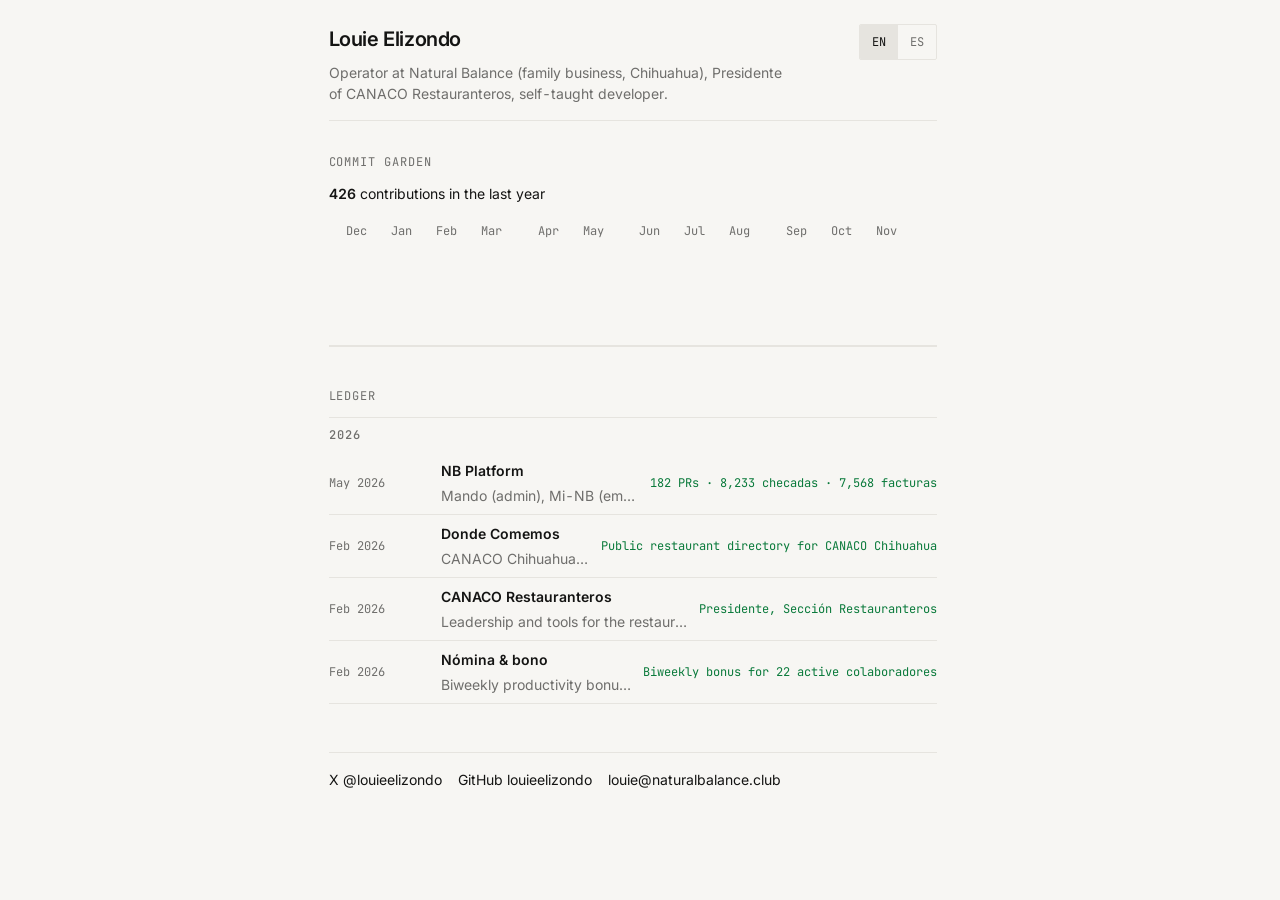
<file: index.html>
<!DOCTYPE html>
<html lang="en" class="no-js">
<head>
  <meta charset="UTF-8" />
  <meta name="viewport" content="width=device-width, initial-scale=1.0" />
  <title>Louie Elizondo — Operator &amp; Developer</title>
  <meta name="description" content="Louie Elizondo — operator at Natural Balance, CANACO Restauranteros, and self-taught developer in Chihuahua, México." />
  <link rel="canonical" href="https://louieelizondo.com/" />
  <meta name="theme-color" content="#F7F6F3" media="(prefers-color-scheme: light)" />
  <meta name="theme-color" content="#0B0B0C" media="(prefers-color-scheme: dark)" />
  <meta property="og:type" content="website" />
  <meta property="og:url" content="https://louieelizondo.com/" />
  <meta property="og:title" content="Louie Elizondo" />
  <meta property="og:description" content="Operator at Natural Balance, Presidente of CANACO Restauranteros, self-taught developer." />
  <meta property="og:image" content="https://louieelizondo.com/louie.jpeg" />
  <meta name="twitter:card" content="summary_large_image" />
  <meta name="twitter:site" content="@louieelizondo" />
  <meta name="twitter:title" content="Louie Elizondo" />
  <meta name="twitter:description" content="Operator at Natural Balance, CANACO Restauranteros, builder in Chihuahua." />
  <meta name="twitter:image" content="https://louieelizondo.com/louie.jpeg" />
  <link rel="icon" href="/favicon.svg" type="image/svg+xml" />
  <link rel="preconnect" href="https://fonts.googleapis.com" />
  <link rel="preconnect" href="https://fonts.gstatic.com" crossorigin />
  <link href="https://fonts.googleapis.com/css2?family=Inter:opsz,wght@14..32,400;14..32,600&family=JetBrains+Mono:wght@400;500&display=swap" rel="stylesheet" />
  <link rel="stylesheet" href="assets/css/site.css" />
  <script>document.documentElement.classList.remove("no-js");</script>
  <script type="application/ld+json">
  {
    "@context": "https://schema.org",
    "@type": "Person",
    "name": "Louie Elizondo",
    "url": "https://louieelizondo.com/",
    "email": "mailto:louie@naturalbalance.club",
    "jobTitle": "Operator",
    "worksFor": { "@type": "Organization", "name": "Natural Balance" },
    "sameAs": [
      "https://github.com/louieelizondo",
      "https://x.com/louieelizondo"
    ]
  }
  </script>
</head>
<body>
  <a class="skip-link" href="#ledger" data-en="Skip to ledger" data-es="Saltar al registro">Skip to ledger</a>

  <div class="site-wrap">
    <header class="site-header">
      <div>
        <h1 class="site-name">Louie Elizondo</h1>
        <p class="site-tagline" data-en="Operator at Natural Balance (family business, Chihuahua), Presidente of CANACO Restauranteros, self-taught developer." data-es="Operador en Natural Balance (negocio familiar, Chihuahua), Presidente de CANACO Restauranteros, desarrollador autodidacta.">Operator at Natural Balance (family business, Chihuahua), Presidente of CANACO Restauranteros, self-taught developer.</p>
      </div>
      <div class="lang-toggle" role="group" aria-label="Language">
        <button type="button" data-lang="en" aria-pressed="true">EN</button>
        <button type="button" data-lang="es" aria-pressed="false">ES</button>
      </div>
    </header>

    <section class="garden-section" aria-labelledby="garden-heading">
      <p class="section-label" id="garden-heading" data-en="Commit garden" data-es="Jardín de commits">Commit garden</p>
      <p class="garden-static-summary" id="garden-static-summary">Contributions summary loads with JavaScript.</p>
      <div class="garden-meta">
        <p class="garden-total" id="garden-total" aria-live="polite"></p>
      </div>
      <div class="garden-mount" id="commit-garden" aria-busy="true"></div>
      <div class="garden-chip" id="garden-chip">
        <span id="garden-chip-label"></span>
        <button type="button" id="garden-chip-clear" data-en="Clear" data-es="Limpiar">Clear</button>
      </div>
      <div class="garden-day-card" id="garden-day-card" aria-live="polite"></div>
    </section>

    <main id="ledger">
      <p class="section-label" data-en="Ledger" data-es="Registro">Ledger</p>

      <section class="ledger-year" aria-labelledby="year-2026">
        <h2 id="year-2026">2026</h2>

        <article class="ledger-entry" data-project="nb-platform">
          <button type="button" class="ledger-entry__header">
            <span class="ledger-entry__date" data-en="May 2026" data-es="may 2026">May 2026</span>
            <div class="ledger-entry__main">
              <p class="ledger-entry__title" data-en="NB Platform" data-es="Plataforma NB">NB Platform</p>
              <p class="ledger-entry__line" data-en="Mando (admin), Mi-NB (employee app), Checador (kiosk)." data-es="Mando (admin), Mi-NB (app de empleados), Checador (kiosco).">Mando (admin), Mi-NB (employee app), Checador (kiosk).</p>
            </div>
            <span class="ledger-entry__impact" data-en="182 PRs · 8,233 checadas · 7,568 facturas" data-es="182 PRs · 8,233 checadas · 7,568 facturas">182 PRs · 8,233 checadas · 7,568 facturas</span>
          </button>
          <div class="ledger-entry__panel" id="panel-nb-platform">
            <div class="ledger-entry__panel-inner">
              <div class="ledger-entry__detail">
                <img class="ledger-shot" src="assets/ledger/nb-platform.svg" width="640" height="400" alt="NB Platform — Mando, Mi-NB, and Checador" loading="lazy" decoding="async" />
                <p class="ledger-detail-text" data-en="Internal tools that run Natural Balance day to day: admin, staff, and time clock." data-es="Herramientas internas para operar Natural Balance: administración, personal y checador.">Internal tools that run Natural Balance day to day: admin, staff, and time clock.</p>
                <p class="ledger-detail-text" data-en="Shipped as static apps backed by spreadsheets and scripts where it counts." data-es="Entregadas como apps estáticas con respaldo en hojas de cálculo y scripts donde importa.">Shipped as static apps backed by spreadsheets and scripts where it counts.</p>
                <p class="ledger-links">
                  <a href="https://naturalbalance.club" target="_blank" rel="noopener noreferrer">naturalbalance.club</a>
                </p>
                <ul class="ledger-lines">
                  <li class="ledger-line" data-date="2026-05">
                    <span class="ledger-line__date" data-en="May 2026" data-es="may 2026">May 2026</span>
                    <span data-en="Mando — admin console." data-es="Mando — consola de administración.">Mando — admin console.</span>
                  </li>
                  <li class="ledger-line" data-date="2026-05">
                    <span class="ledger-line__date" data-en="May 2026" data-es="may 2026">May 2026</span>
                    <span data-en="Mi-NB — employee-facing app." data-es="Mi-NB — app para empleados.">Mi-NB — employee-facing app.</span>
                  </li>
                  <li class="ledger-line" data-date="2026-05">
                    <span class="ledger-line__date" data-en="May 2026" data-es="may 2026">May 2026</span>
                    <span data-en="Checador — kiosk clock-in." data-es="Checador — kiosco de entrada.">Checador — kiosk clock-in.</span>
                  </li>
                </ul>
              </div>
            </div>
          </div>
        </article>

        <article class="ledger-entry" data-project="donde-comemos">
          <button type="button" class="ledger-entry__header">
            <span class="ledger-entry__date" data-en="Feb 2026" data-es="feb 2026">Feb 2026</span>
            <div class="ledger-entry__main">
              <p class="ledger-entry__title" data-en="Donde Comemos" data-es="Donde Comemos">Donde Comemos</p>
              <p class="ledger-entry__line" data-en="CANACO Chihuahua restaurant directory." data-es="Directorio de restaurantes CANACO Chihuahua.">CANACO Chihuahua restaurant directory.</p>
            </div>
            <span class="ledger-entry__impact" data-en="Public restaurant directory for CANACO Chihuahua" data-es="Directorio público de restaurantes de CANACO Chihuahua">Public restaurant directory for CANACO Chihuahua</span>
          </button>
          <div class="ledger-entry__panel" id="panel-donde-comemos">
            <div class="ledger-entry__panel-inner">
              <div class="ledger-entry__detail">
                <img class="ledger-shot" src="assets/ledger/donde-comemos.svg" width="640" height="400" alt="Donde Comemos restaurant directory" loading="lazy" decoding="async" />
                <p class="ledger-detail-text" data-en="A simple guide so locals can discover where to eat in the city." data-es="Una guía sencilla para que la gente descubra dónde comer en la ciudad.">A simple guide so locals can discover where to eat in the city.</p>
                <p class="ledger-detail-text" data-en="Built with the Restauranteros committee." data-es="Construido con el comité de Restauranteros.">Built with the Restauranteros committee.</p>
                <p class="ledger-links">
                  <a href="https://canacorestauranteroscuu.github.io/Restaurantes/dondecomemos.html" target="_blank" rel="noopener noreferrer">dondecomemos</a>
                </p>
                <ul class="ledger-lines">
                  <li class="ledger-line" data-date="2026-02">
                    <span class="ledger-line__date" data-en="Feb 2026" data-es="feb 2026">Feb 2026</span>
                    <span data-en="Directory launch." data-es="Lanzamiento del directorio.">Directory launch.</span>
                  </li>
                </ul>
              </div>
            </div>
          </div>
        </article>

        <article class="ledger-entry" data-project="canaco">
          <button type="button" class="ledger-entry__header">
            <span class="ledger-entry__date" data-en="Feb 2026" data-es="feb 2026">Feb 2026</span>
            <div class="ledger-entry__main">
              <p class="ledger-entry__title" data-en="CANACO Restauranteros" data-es="CANACO Restauranteros">CANACO Restauranteros</p>
              <p class="ledger-entry__line" data-en="Leadership and tools for the restaurant section." data-es="Liderazgo y herramientas para la sección de restaurantes.">Leadership and tools for the restaurant section.</p>
            </div>
            <span class="ledger-entry__impact" data-en="Presidente, Sección Restauranteros" data-es="Presidente, Sección Restauranteros">Presidente, Sección Restauranteros</span>
          </button>
          <div class="ledger-entry__panel" id="panel-canaco">
            <div class="ledger-entry__panel-inner">
              <div class="ledger-entry__detail">
                <img class="ledger-shot" src="assets/ledger/canaco.svg" width="640" height="400" alt="CANACO Restauranteros committee at CANACO Servytur Chihuahua" loading="lazy" decoding="async" />
                <p class="ledger-detail-text" data-en="Presidente of the Restauranteros section at CANACO Chihuahua." data-es="Presidente de la sección de Restauranteros en CANACO Chihuahua.">Presidente of the Restauranteros section at CANACO Chihuahua.</p>
                <p class="ledger-detail-text" data-en="Modernization and visibility for local restaurants." data-es="Modernización y visibilidad para restaurantes locales.">Modernization and visibility for local restaurants.</p>
                <ul class="ledger-lines">
                  <li class="ledger-line" data-date="2026-02">
                    <span class="ledger-line__date" data-en="Feb 2026" data-es="feb 2026">Feb 2026</span>
                    <span data-en="Section initiatives." data-es="Iniciativas de la sección.">Section initiatives.</span>
                  </li>
                </ul>
              </div>
            </div>
          </div>
        </article>

        <article class="ledger-entry" data-project="nomina">
          <button type="button" class="ledger-entry__header">
            <span class="ledger-entry__date" data-en="Feb 2026" data-es="feb 2026">Feb 2026</span>
            <div class="ledger-entry__main">
              <p class="ledger-entry__title" data-en="Nómina &amp; bono" data-es="Nómina y bono">Nómina &amp; bono</p>
              <p class="ledger-entry__line" data-en="Biweekly productivity bonus engine from POS sales." data-es="Motor de bono de productividad quincenal desde ventas del POS.">Biweekly productivity bonus engine from POS sales.</p>
            </div>
            <span class="ledger-entry__impact" data-en="Biweekly bonus for 22 active colaboradores" data-es="Bono quincenal para 22 colaboradores activos">Biweekly bonus for 22 active colaboradores</span>
          </button>
          <div class="ledger-entry__panel" id="panel-nomina">
            <div class="ledger-entry__panel-inner">
              <div class="ledger-entry__detail">
                <img class="ledger-shot" src="assets/ledger/nomina.svg" width="640" height="400" alt="Nómina and bonus system" loading="lazy" decoding="async" />
                <p class="ledger-detail-text" data-en="Calculates team bonuses from station sales with editable tables." data-es="Calcula bonos del equipo por ventas de mesa con tablas editables.">Calculates team bonuses from station sales with editable tables.</p>
                <p class="ledger-detail-text" data-en="Connected to point-of-sale exports." data-es="Conectado a exportaciones del punto de venta.">Connected to point-of-sale exports.</p>
                <p class="ledger-links">
                  <a href="nomina.html">nomina.html</a>
                </p>
                <ul class="ledger-lines">
                  <li class="ledger-line" data-date="2026-02">
                    <span class="ledger-line__date" data-en="Feb 2026" data-es="feb 2026">Feb 2026</span>
                    <span data-en="Bonus engine shipped." data-es="Motor de bonos entregado.">Bonus engine shipped.</span>
                  </li>
                </ul>
              </div>
            </div>
          </div>
        </article>
      </section>
    </main>

    <footer class="site-footer">
      <a href="https://x.com/louieelizondo" target="_blank" rel="noopener noreferrer">X @louieelizondo</a>
      <a href="https://github.com/louieelizondo" target="_blank" rel="noopener noreferrer">GitHub louieelizondo</a>
      <a href="mailto:louie@naturalbalance.club">louie@naturalbalance.club</a>
    </footer>
  </div>

  <div class="garden-tooltip" id="garden-tooltip" aria-hidden="true"></div>

  <script src="assets/js/ledger.js" defer></script>
  <script src="assets/js/garden.js" defer></script>
</body>
</html>
</file>
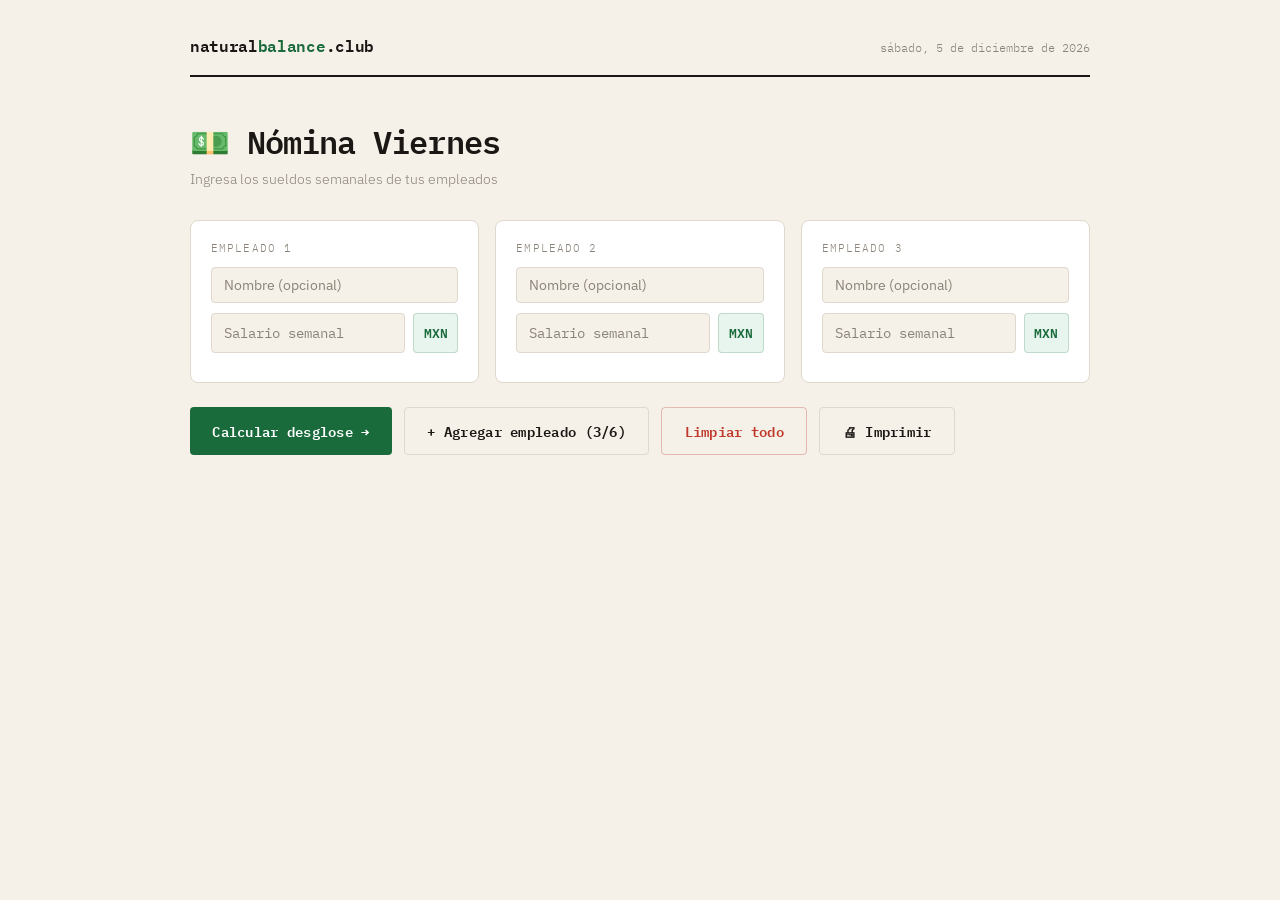
<file: nomina.html>
<!DOCTYPE html>
<html lang="es">
<head>
  <meta charset="UTF-8" />
  <meta name="viewport" content="width=device-width, initial-scale=1.0" />
  <title>Nómina — Natural Balance</title>
  <link rel="preconnect" href="https://fonts.googleapis.com" />
  <link href="https://fonts.googleapis.com/css2?family=IBM+Plex+Mono:wght@400;600&family=IBM+Plex+Sans:wght@300;400;600&display=swap" rel="stylesheet" />
  <style>
    :root {
      --bg: #f5f0e8;
      --surface: #ffffff;
      --border: #e0d8cc;
      --text: #1a1714;
      --muted: #8a8278;
      --accent: #1a6b3c;
      --accent-light: #e8f5ee;
      --danger: #c0392b;
      --mono: 'IBM Plex Mono', monospace;
      --sans: 'IBM Plex Sans', sans-serif;
    }

    *, *::before, *::after { box-sizing: border-box; margin: 0; padding: 0; }

    body {
      background: var(--bg);
      color: var(--text);
      font-family: var(--sans);
      font-weight: 300;
      min-height: 100vh;
      padding: 2rem;
    }

    header {
      max-width: 900px;
      margin: 0 auto 2.5rem;
      display: flex;
      align-items: baseline;
      justify-content: space-between;
      border-bottom: 2px solid var(--text);
      padding-bottom: 1rem;
    }

    .logo {
      font-family: var(--mono);
      font-weight: 600;
      font-size: 1rem;
      letter-spacing: -0.02em;
    }

    .logo span { color: var(--accent); }

    .header-right {
      font-family: var(--mono);
      font-size: 0.75rem;
      color: var(--muted);
    }

    h1 {
      font-family: var(--mono);
      font-weight: 600;
      font-size: clamp(1.5rem, 3vw, 2rem);
      letter-spacing: -0.03em;
      margin-bottom: 0.25rem;
    }

    .subtitle {
      font-size: 0.85rem;
      color: var(--muted);
      margin-bottom: 2rem;
    }

    .main { max-width: 900px; margin: 0 auto; }

    /* EMPLOYEE INPUTS */
    .employees-grid {
      display: grid;
      grid-template-columns: repeat(auto-fill, minmax(260px, 1fr));
      gap: 1rem;
      margin-bottom: 1.5rem;
    }

    .employee-card {
      background: var(--surface);
      border: 1px solid var(--border);
      border-radius: 8px;
      padding: 1.25rem;
      position: relative;
      transition: border-color 0.15s;
    }

    .employee-card:focus-within { border-color: var(--accent); }

    .employee-num {
      font-family: var(--mono);
      font-size: 0.7rem;
      color: var(--muted);
      letter-spacing: 0.1em;
      text-transform: uppercase;
      margin-bottom: 0.75rem;
    }

    .input-group { position: relative; }

    .input-group label {
      display: block;
      font-size: 0.75rem;
      color: var(--muted);
      margin-bottom: 0.3rem;
    }

    .input-row {
      display: flex;
      gap: 0.5rem;
      margin-bottom: 0.6rem;
    }

    .input-row input {
      flex: 1;
      background: var(--bg);
      border: 1px solid var(--border);
      border-radius: 4px;
      padding: 0.5rem 0.75rem;
      font-family: var(--mono);
      font-size: 0.9rem;
      color: var(--text);
      outline: none;
      transition: border-color 0.15s;
      width: 100%;
    }

    .input-row input:focus { border-color: var(--accent); }
    .input-row input::placeholder { color: var(--muted); }

    .name-input {
      background: var(--bg);
      border: 1px solid var(--border);
      border-radius: 4px;
      padding: 0.5rem 0.75rem;
      font-family: var(--sans);
      font-size: 0.85rem;
      color: var(--text);
      outline: none;
      width: 100%;
      transition: border-color 0.15s;
      margin-bottom: 0.6rem;
    }

    .name-input:focus { border-color: var(--accent); }
    .name-input::placeholder { color: var(--muted); }

    .currency-badge {
      background: var(--accent-light);
      color: var(--accent);
      font-family: var(--mono);
      font-size: 0.8rem;
      font-weight: 600;
      padding: 0.5rem 0.6rem;
      border-radius: 4px;
      border: 1px solid rgba(26,107,60,0.2);
      white-space: nowrap;
    }

    /* ACTIONS */
    .actions {
      display: flex;
      gap: 0.75rem;
      margin-bottom: 2.5rem;
      flex-wrap: wrap;
    }

    .btn {
      font-family: var(--mono);
      font-size: 0.85rem;
      font-weight: 600;
      padding: 0.7rem 1.4rem;
      border-radius: 4px;
      border: none;
      cursor: pointer;
      transition: all 0.15s;
      letter-spacing: 0.02em;
    }

    .btn-primary {
      background: var(--accent);
      color: white;
    }

    .btn-primary:hover { background: #155c33; transform: translateY(-1px); }

    .btn-ghost {
      background: transparent;
      color: var(--text);
      border: 1px solid var(--border);
    }

    .btn-ghost:hover { border-color: var(--text); }

    .btn-danger {
      background: transparent;
      color: var(--danger);
      border: 1px solid rgba(192,57,43,0.3);
    }

    .btn-danger:hover { background: rgba(192,57,43,0.05); }

    /* RESULTS */
    #results { display: none; }

    .results-header {
      display: flex;
      align-items: baseline;
      justify-content: space-between;
      margin-bottom: 1.5rem;
      padding-bottom: 0.75rem;
      border-bottom: 1px solid var(--border);
    }

    .results-header h2 {
      font-family: var(--mono);
      font-size: 1.1rem;
      font-weight: 600;
    }

    .total-badge {
      font-family: var(--mono);
      font-size: 1.1rem;
      font-weight: 600;
      color: var(--accent);
    }

    /* INDIVIDUAL BREAKDOWN */
    .breakdowns {
      display: grid;
      grid-template-columns: repeat(auto-fill, minmax(280px, 1fr));
      gap: 1rem;
      margin-bottom: 2rem;
    }

    .breakdown-card {
      background: var(--surface);
      border: 1px solid var(--border);
      border-radius: 8px;
      overflow: hidden;
      animation: fadeUp 0.4s ease both;
    }

    .breakdown-header {
      background: var(--text);
      color: white;
      padding: 0.8rem 1.1rem;
      display: flex;
      justify-content: space-between;
      align-items: center;
    }

    .breakdown-name {
      font-family: var(--mono);
      font-size: 0.85rem;
      font-weight: 600;
    }

    .breakdown-amount {
      font-family: var(--mono);
      font-size: 0.9rem;
      color: #c8f060;
    }

    .breakdown-table {
      width: 100%;
      border-collapse: collapse;
    }

    .breakdown-table tr {
      border-bottom: 1px solid var(--border);
    }

    .breakdown-table tr:last-child { border-bottom: none; }

    .breakdown-table td {
      padding: 0.5rem 1.1rem;
      font-family: var(--mono);
      font-size: 0.82rem;
    }

    .breakdown-table td:first-child { color: var(--muted); }
    .breakdown-table td:last-child { text-align: right; font-weight: 600; }

    .denomination-label {
      display: flex;
      align-items: center;
      gap: 0.4rem;
    }

    .bill-tag {
      background: var(--accent-light);
      color: var(--accent);
      font-size: 0.65rem;
      padding: 0.1rem 0.3rem;
      border-radius: 2px;
      font-weight: 600;
    }

    .coin-tag {
      background: #fff8e6;
      color: #b8860b;
      font-size: 0.65rem;
      padding: 0.1rem 0.3rem;
      border-radius: 2px;
      font-weight: 600;
    }

    .zero-row td { opacity: 0.3; }

    /* SUMMARY TABLE */
    .summary-section {
      background: var(--surface);
      border: 1px solid var(--border);
      border-radius: 8px;
      overflow: hidden;
      margin-bottom: 2rem;
    }

    .summary-table-wrap {
      overflow-x: auto;
      -webkit-overflow-scrolling: touch;
    }

    .summary-title {
      background: var(--accent);
      color: white;
      padding: 0.9rem 1.25rem;
      font-family: var(--mono);
      font-size: 0.9rem;
      font-weight: 600;
      letter-spacing: 0.05em;
      text-transform: uppercase;
    }

    .summary-table {
      width: 100%;
      border-collapse: collapse;
    }

    .summary-table th {
      background: var(--bg);
      font-family: var(--mono);
      font-size: 0.72rem;
      font-weight: 600;
      letter-spacing: 0.08em;
      text-transform: uppercase;
      color: var(--muted);
      padding: 0.65rem 1.25rem;
      text-align: left;
      border-bottom: 1px solid var(--border);
    }

    .summary-table th:not(:first-child) { text-align: right; }

    .summary-table td {
      font-family: var(--mono);
      font-size: 0.82rem;
      padding: 0.6rem 1.25rem;
      border-bottom: 1px solid var(--border);
    }

    .summary-table td:not(:first-child) { text-align: right; }

    .summary-table tr:last-child td { border-bottom: none; }

    .summary-table .total-row {
      background: var(--accent-light);
      font-weight: 600;
    }

    .summary-table .total-row td { color: var(--accent); }

    .check-section {
      background: var(--surface);
      border: 1px solid var(--border);
      border-radius: 8px;
      padding: 1.25rem;
      display: flex;
      align-items: center;
      gap: 1rem;
      flex-wrap: wrap;
    }

    .check-section label {
      font-family: var(--mono);
      font-size: 0.8rem;
      color: var(--muted);
      white-space: nowrap;
    }

    .check-section input {
      background: var(--bg);
      border: 1px solid var(--border);
      border-radius: 4px;
      padding: 0.5rem 0.75rem;
      font-family: var(--mono);
      font-size: 0.9rem;
      color: var(--text);
      outline: none;
      width: 160px;
    }

    .check-section input:focus { border-color: var(--accent); }

    .diff-display {
      font-family: var(--mono);
      font-size: 0.9rem;
      font-weight: 600;
      padding: 0.5rem 1rem;
      border-radius: 4px;
      display: none;
    }

    .diff-ok { background: var(--accent-light); color: var(--accent); display: block; }
    .diff-warn { background: #fef0ee; color: var(--danger); display: block; }

    @keyframes fadeUp {
      from { opacity: 0; transform: translateY(12px); }
      to { opacity: 1; transform: translateY(0); }
    }

    @media print {
      body { background: white; padding: 1rem; }
      .actions, .employees-grid, header { display: none; }
      #results { display: block !important; }
    }

    @media (max-width: 600px) {
      body { padding: 1rem; }
      .actions { flex-direction: column; }
      .btn { text-align: center; }
    }
  </style>
</head>
<body>

<header>
  <div class="logo">natural<span>balance</span>.club</div>
  <div class="header-right" id="fecha"></div>
</header>

<div class="main">
  <h1>💵 Nómina Viernes</h1>
  <p class="subtitle">Ingresa los sueldos semanales de tus empleados</p>

  <div class="employees-grid" id="employeeGrid"></div>

  <div class="actions">
    <button class="btn btn-primary" onclick="calculate()">Calcular desglose →</button>
    <button class="btn btn-ghost" onclick="addEmployee()" id="addBtn">+ Agregar empleado</button>
    <button class="btn btn-danger" onclick="clearAll()">Limpiar todo</button>
    <button class="btn btn-ghost" onclick="window.print()">🖨 Imprimir</button>
  </div>

  <div id="results">
    <div class="results-header">
      <h2>Desglose individual</h2>
      <div class="total-badge" id="grandTotalBadge"></div>
    </div>

    <div class="breakdowns" id="breakdowns"></div>

    <div class="summary-section">
      <div class="summary-title">📊 Resumen total de billetes y monedas</div>
      <div class="summary-table-wrap">
        <table class="summary-table" id="summaryTable"></table>
      </div>
    </div>

    <div class="check-section">
      <label>Comparar con monto del cheque:</label>
      <div style="display:flex; align-items:center; gap:0.4rem;">
        <span style="font-family:var(--mono); font-size:0.85rem; color:var(--muted);">$</span>
        <input type="number" id="checkAmount" placeholder="0.00" oninput="compareCheck()" />
        <span style="font-family:var(--mono); font-size:0.85rem; color:var(--muted);">MXN</span>
      </div>
      <div class="diff-display" id="diffDisplay"></div>
    </div>
  </div>
</div>

<script>
  // Mexican denominations: bills then coins
  const DENOMS = [
    { value: 500,  label: '$500',   type: 'bill' },
    { value: 200,  label: '$200',   type: 'bill' },
    { value: 100,  label: '$100',   type: 'bill' },
    { value: 50,   label: '$50',    type: 'bill' },
    { value: 20,   label: '$20',    type: 'bill' },
    { value: 10,   label: '$10',    type: 'coin' },
    { value: 5,    label: '$5',     type: 'coin' },
    { value: 2,    label: '$2',     type: 'coin' },
    { value: 1,    label: '$1',     type: 'coin' },
    { value: 0.5,  label: '50¢',   type: 'coin' },
  ];

  let employeeCount = 1;
  let grandTotal = 0;

  // Set today's date
  const today = new Date();
  document.getElementById('fecha').textContent = today.toLocaleDateString('es-MX', { weekday: 'long', year: 'numeric', month: 'long', day: 'numeric' });

  function buildEmployeeCard(num) {
    return `
      <div class="employee-card" id="card-${num}">
        <div class="employee-num">Empleado ${num}</div>
        <input class="name-input" id="name-${num}" type="text" placeholder="Nombre (opcional)" />
        <div class="input-row">
          <input type="number" id="salary-${num}" placeholder="Salario semanal" min="0" step="0.50" />
          <div class="currency-badge">MXN</div>
        </div>
      </div>
    `;
  }

  function initGrid() {
    const grid = document.getElementById('employeeGrid');
    grid.innerHTML = '';
    for (let i = 1; i <= 3; i++) {
      grid.innerHTML += buildEmployeeCard(i);
    }
    employeeCount = 3;
    updateAddBtn();
  }

  function addEmployee() {
    if (employeeCount >= 6) return;
    employeeCount++;
    document.getElementById('employeeGrid').innerHTML += buildEmployeeCard(employeeCount);
    updateAddBtn();
  }

  function updateAddBtn() {
    const btn = document.getElementById('addBtn');
    if (employeeCount >= 6) {
      btn.disabled = true;
      btn.textContent = 'Máximo 6 empleados';
      btn.style.opacity = '0.4';
    } else {
      btn.disabled = false;
      btn.textContent = `+ Agregar empleado (${employeeCount}/6)`;
      btn.style.opacity = '1';
    }
  }

  function breakdown(amount) {
    // Work in centavos to avoid float issues
    let remaining = Math.round(amount * 100);
    const result = [];
    for (const d of DENOMS) {
      const dCents = Math.round(d.value * 100);
      const count = Math.floor(remaining / dCents);
      result.push({ ...d, count });
      remaining -= count * dCents;
    }
    return result;
  }

  function formatMXN(n) {
    return new Intl.NumberFormat('es-MX', { style: 'currency', currency: 'MXN' }).format(n);
  }

  function calculate() {
    const employees = [];
    for (let i = 1; i <= employeeCount; i++) {
      const nameEl = document.getElementById(`name-${i}`);
      const salEl = document.getElementById(`salary-${i}`);
      if (!salEl) continue;
      const salary = parseFloat(salEl.value);
      if (!salary || salary <= 0) continue;
      const name = nameEl?.value?.trim() || `Empleado ${i}`;
      employees.push({ name, salary });
    }

    if (employees.length === 0) {
      alert('Ingresa al menos un salario para continuar.');
      return;
    }

    grandTotal = employees.reduce((s, e) => s + e.salary, 0);
    document.getElementById('grandTotalBadge').textContent = `Total: ${formatMXN(grandTotal)}`;

    // Individual breakdowns
    const bContainer = document.getElementById('breakdowns');
    bContainer.innerHTML = '';
    employees.forEach((emp, idx) => {
      const bd = breakdown(emp.salary);
      const rows = bd.map(d => {
        const tag = d.type === 'bill'
          ? `<span class="bill-tag">BILLETE</span>`
          : `<span class="coin-tag">MONEDA</span>`;
        const rowClass = d.count === 0 ? 'zero-row' : '';
        return `<tr class="${rowClass}">
          <td><div class="denomination-label">${tag} ${d.label}</div></td>
          <td>${d.count === 0 ? '—' : `× ${d.count}`}</td>
        </tr>`;
      }).join('');

      bContainer.innerHTML += `
        <div class="breakdown-card" style="animation-delay:${idx * 0.08}s">
          <div class="breakdown-header">
            <div class="breakdown-name">${emp.name}</div>
            <div class="breakdown-amount">${formatMXN(emp.salary)}</div>
          </div>
          <table class="breakdown-table">${rows}</table>
        </div>
      `;
    });

    // Summary table — total pieces per denomination
    const totals = DENOMS.map(d => ({ ...d, count: 0 }));
    employees.forEach(emp => {
      const bd = breakdown(emp.salary);
      bd.forEach((d, i) => { totals[i].count += d.count; });
    });

    const empHeaders = employees.map(e => `<th>${e.name}<br><span style="font-weight:300;color:var(--accent)">${formatMXN(e.salary)}</span></th>`).join('');
    let tableHTML = `<thead><tr><th>Denominación</th>${empHeaders}<th>Total piezas</th></tr></thead><tbody>`;

    totals.forEach((t, i) => {
      const tag = t.type === 'bill'
        ? `<span class="bill-tag">BILLETE</span>`
        : `<span class="coin-tag">MONEDA</span>`;
      const empCols = employees.map((emp, ei) => {
        const bd = breakdown(emp.salary);
        const cnt = bd[i].count;
        return `<td>${cnt === 0 ? '—' : cnt}</td>`;
      }).join('');
      const rowClass = t.count === 0 ? 'zero-row' : '';
      tableHTML += `<tr class="${rowClass}"><td><div class="denomination-label">${tag} ${t.label}</div></td>${empCols}<td><strong>${t.count === 0 ? '—' : t.count}</strong></td></tr>`;
    });

    // Total row
    const empTotals = employees.map(e => `<td><strong>${formatMXN(e.salary)}</strong></td>`).join('');
    tableHTML += `<tr class="total-row"><td>TOTAL</td>${empTotals}<td>${formatMXN(grandTotal)}</td></tr>`;
    tableHTML += '</tbody>';

    document.getElementById('summaryTable').innerHTML = tableHTML;
    document.getElementById('checkAmount').value = '';
    document.getElementById('diffDisplay').className = 'diff-display';

    const resultsEl = document.getElementById('results');
    resultsEl.style.display = 'block';
    resultsEl.scrollIntoView({ behavior: 'smooth', block: 'start' });
  }

  function compareCheck() {
    const checkVal = parseFloat(document.getElementById('checkAmount').value);
    const display = document.getElementById('diffDisplay');
    if (!checkVal || grandTotal === 0) { display.className = 'diff-display'; return; }
    const diff = Math.round((checkVal - grandTotal) * 100) / 100;
    if (diff === 0) {
      display.textContent = '✓ Cuadra exacto';
      display.className = 'diff-display diff-ok';
    } else if (diff > 0) {
      display.textContent = `+${formatMXN(diff)} de sobra`;
      display.className = 'diff-display diff-warn';
    } else {
      display.textContent = `${formatMXN(diff)} de diferencia`;
      display.className = 'diff-display diff-warn';
    }
  }

  function clearAll() {
    initGrid();
    document.getElementById('results').style.display = 'none';
    grandTotal = 0;
  }

  initGrid();
</script>
</body>
</html>
</file>
<file: assets/css/site.css>
:root {
  --font-body: "Inter", system-ui, sans-serif;
  --font-mono: "JetBrains Mono", ui-monospace, monospace;

  --size-12: 12px;
  --size-14: 14px;
  --size-16: 16px;
  --size-20: 20px;
  --size-40: 40px;

  --bg: #f7f6f3;
  --text: #141413;
  --muted: rgba(20, 20, 19, 0.6);
  --hairline: #e6e4df;
  --accent: #0a7a3b;

  --dur-fast: 120ms;
  --dur-open: 220ms;
  --dur-close: 160ms;
  --ease-out: cubic-bezier(0.2, 0.8, 0.2, 1);
  --ease-in: cubic-bezier(0.4, 0, 1, 1);
  --hover-intent: 120ms;
  --stagger: 40ms;
  --dur-cell: 140ms;
  --garden-intro: 600ms;
  --garden-radius: 3;
  --dur-highlight: 1600ms;

  --column: 640px;
  --space: 4px;
  --garden-cell: 10px;
  --garden-gap: 2px;
  --garden-pad: 6px;
}

@media (prefers-color-scheme: dark) {
  :root {
    --bg: #0b0b0c;
    --text: #f5f5f3;
    --muted: rgba(245, 245, 243, 0.6);
    --hairline: #2a2a2c;
    --accent: #1a9b5c;
  }
}

*,
*::before,
*::after {
  box-sizing: border-box;
}

html {
  scroll-behavior: smooth;
  scrollbar-gutter: stable;
}

html.reduced-motion {
  scroll-behavior: auto;
}

body {
  margin: 0;
  background: var(--bg);
  color: var(--text);
  font-family: var(--font-body);
  font-size: var(--size-16);
  line-height: 1.5;
  font-variant-numeric: tabular-nums;
  -webkit-font-smoothing: antialiased;
}

a {
  color: inherit;
  text-decoration: underline;
  text-underline-offset: 2px;
}

a:hover {
  color: var(--text);
}

.skip-link {
  position: absolute;
  left: var(--space);
  top: -100px;
  padding: calc(var(--space) * 2) calc(var(--space) * 3);
  background: var(--text);
  color: var(--bg);
  font-size: var(--size-14);
  z-index: 100;
}

.skip-link:focus {
  top: var(--space);
}

.site-wrap {
  max-width: var(--column);
  margin: 0 auto;
  padding: calc(var(--space) * 6) calc(var(--space) * 4) calc(var(--space) * 10);
}

.site-header {
  display: flex;
  flex-wrap: wrap;
  align-items: baseline;
  justify-content: space-between;
  gap: calc(var(--space) * 3);
  margin-bottom: calc(var(--space) * 8);
  padding-bottom: calc(var(--space) * 4);
  border-bottom: 1px solid var(--hairline);
}

.site-name {
  font-size: var(--size-20);
  font-weight: 600;
  letter-spacing: -0.02em;
  margin: 0;
}

.site-tagline {
  margin: calc(var(--space) * 2) 0 0;
  font-size: var(--size-14);
  color: var(--muted);
  max-width: 52ch;
}

.lang-toggle {
  display: inline-flex;
  border: 1px solid var(--hairline);
  border-radius: 2px;
  overflow: hidden;
  font-family: var(--font-mono);
  font-size: var(--size-12);
}

.lang-toggle button {
  border: none;
  background: transparent;
  color: var(--muted);
  padding: calc(var(--space) * 2) calc(var(--space) * 3);
  cursor: pointer;
  font: inherit;
}

.lang-toggle button[aria-pressed="true"] {
  color: var(--text);
  background: var(--hairline);
}

.lang-toggle button:focus-visible {
  outline: 2px solid currentColor;
  outline-offset: 3px;
}

.section-label {
  font-family: var(--font-mono);
  font-size: var(--size-12);
  text-transform: uppercase;
  letter-spacing: 0.08em;
  color: var(--muted);
  margin: 0 0 calc(var(--space) * 3);
}

/* Commit Garden */
.garden-section {
  margin-bottom: calc(var(--space) * 10);
}

.garden-static-summary {
  display: none;
  font-size: var(--size-14);
  color: var(--muted);
  margin: 0;
}

html.no-js .garden-static-summary {
  display: block;
}

html.no-js .garden-mount {
  display: none;
}

.garden-meta {
  display: flex;
  flex-wrap: wrap;
  align-items: baseline;
  justify-content: space-between;
  gap: calc(var(--space) * 2);
  margin-bottom: calc(var(--space) * 3);
}

.garden-total {
  font-size: var(--size-14);
  margin: 0;
}

.garden-total strong {
  font-weight: 600;
}

.garden-empty {
  font-size: var(--size-14);
  color: var(--muted);
  margin: 0;
}

.garden-scroll {
  overflow: visible;
  width: 100%;
}

.garden-scroll-track {
  overflow: visible;
  width: 100%;
}

.garden-pad {
  padding: var(--garden-pad);
  overflow: visible;
  width: 100%;
  box-sizing: border-box;
}

.garden-layout {
  width: 100%;
  overflow: visible;
}

@media (max-width: 640px) {
  .garden-scroll-track {
    overflow-x: auto;
    overflow-y: visible;
    -webkit-overflow-scrolling: touch;
    padding-block: var(--garden-pad);
    scrollbar-width: none;
  }

  .garden-scroll-track::-webkit-scrollbar {
    display: none;
  }

  .garden-pad {
    padding-block: 0;
    width: max-content;
    min-width: 100%;
  }
}

.garden-months {
  position: relative;
  overflow: visible;
  font-family: var(--font-mono);
  font-size: var(--size-12);
  color: var(--muted);
  margin-bottom: calc(var(--space) * 2);
  height: calc(var(--size-12) + var(--space));
  width: 100%;
}

.garden-month-label {
  position: absolute;
  top: 0;
  left: 0;
  white-space: nowrap;
  pointer-events: none;
}

.garden-grid {
  display: grid;
  grid-template-rows: repeat(7, var(--garden-cell));
  grid-auto-flow: column;
  gap: var(--garden-gap);
  width: 100%;
  position: relative;
  touch-action: manipulation;
  overflow: visible;
}

.garden-grid[role="grid"] {
  outline: none;
}

.garden-cell {
  width: 100%;
  height: var(--garden-cell);
  min-width: 0;
  border: none;
  padding: 0;
  border-radius: 2px;
  background: var(--hairline);
  cursor: pointer;
  transform: scale(1);
  transform-origin: center;
  opacity: 1;
  will-change: transform;
  position: relative;
  z-index: 0;
  transition:
    transform var(--dur-cell) var(--ease-out),
    opacity var(--dur-cell) var(--ease-out),
    background-color var(--dur-fast) linear;
}

.garden-cell.is-field-active {
  z-index: 2;
}

.garden-cell[data-level="1"] {
  background: color-mix(in srgb, var(--accent) 22%, var(--hairline));
}

.garden-cell[data-level="2"] {
  background: color-mix(in srgb, var(--accent) 40%, var(--hairline));
}

.garden-cell[data-level="3"] {
  background: color-mix(in srgb, var(--accent) 62%, var(--hairline));
}

.garden-cell[data-level="4"] {
  background: color-mix(in srgb, var(--accent) 88%, var(--hairline));
}

.garden-cell:focus-visible,
.garden-cell.is-keyboard-focused {
  outline: 2px solid currentColor;
  outline-offset: 3px;
  z-index: 2;
}

.garden-grid:focus {
  outline: none;
}

.garden-intro .garden-cell {
  transform: scale(0);
  opacity: 0;
  transition:
    transform var(--dur-cell) var(--ease-out),
    opacity var(--dur-cell) var(--ease-out),
    background-color var(--dur-fast) linear;
}

.garden-tooltip {
  position: fixed;
  pointer-events: none;
  font-family: var(--font-mono);
  font-size: var(--size-12);
  color: var(--text);
  background: var(--bg);
  border: 1px solid var(--hairline);
  padding: calc(var(--space) * 1) calc(var(--space) * 2);
  z-index: 50;
  opacity: 0;
  transition: opacity var(--dur-fast) linear;
}

.garden-tooltip.is-visible {
  opacity: 1;
}

.garden-chip {
  margin-top: calc(var(--space) * 3);
  font-family: var(--font-mono);
  font-size: var(--size-12);
  display: none;
  align-items: center;
  gap: calc(var(--space) * 2);
}

.garden-chip.is-visible {
  display: inline-flex;
}

.garden-chip button {
  font: inherit;
  border: 1px solid var(--hairline);
  background: transparent;
  padding: calc(var(--space) * 1) calc(var(--space) * 2);
  cursor: pointer;
  color: var(--muted);
}

.garden-chip button:focus-visible {
  outline: 2px solid currentColor;
  outline-offset: 3px;
}

.garden-day-card {
  margin-top: calc(var(--space) * 4);
  border: 1px solid var(--hairline);
  font-size: var(--size-14);
  display: grid;
  grid-template-rows: 0fr;
  transition: grid-template-rows var(--dur-open) var(--ease-out);
}

.garden-day-card.is-visible {
  grid-template-rows: 1fr;
}

html.reduced-motion .garden-day-card {
  transition: none;
}

.garden-day-card__inner {
  overflow: hidden;
  padding: calc(var(--space) * 4);
}

.garden-day-card__more {
  font-family: var(--font-mono);
  font-size: var(--size-12);
  margin: calc(var(--space) * 3) 0 0;
}

.garden-day-card__more a {
  color: var(--muted);
  text-decoration: underline;
  text-decoration-color: color-mix(in srgb, currentColor 40%, transparent);
}

.garden-day-card__more a:hover,
.garden-day-card__more a:focus-visible {
  text-decoration-color: currentColor;
}

.garden-day-card h3 {
  font-family: var(--font-mono);
  font-size: var(--size-12);
  margin: 0 0 calc(var(--space) * 2);
  font-weight: 500;
}

.garden-day-card__line {
  font-family: var(--font-mono);
  font-size: var(--size-12);
  color: var(--muted);
  margin: 0;
}

.garden-day-card__line + .garden-day-card__line {
  margin-top: calc(var(--space) * 1);
}

html.reduced-motion .garden-cell {
  transition: background-color var(--dur-fast) linear;
}

/* Ledger */
.ledger-year {
  margin-bottom: calc(var(--space) * 6);
}

.ledger-year h2 {
  font-family: var(--font-mono);
  font-size: var(--size-12);
  font-weight: 500;
  text-transform: uppercase;
  letter-spacing: 0.1em;
  color: var(--muted);
  margin: 0 0 calc(var(--space) * 2);
  padding-top: calc(var(--space) * 2);
  border-top: 1px solid var(--hairline);
}

.ledger-entry {
  border-bottom: 1px solid var(--hairline);
}

.ledger-entry__header {
  display: grid;
  grid-template-columns: 10ch 1fr auto;
  align-items: center;
  gap: calc(var(--space) * 3);
  min-height: 56px;
  width: 100%;
  text-align: left;
  border: none;
  background: transparent;
  color: inherit;
  font: inherit;
  padding: calc(var(--space) * 2) 0;
  cursor: pointer;
}

.ledger-entry__date {
  font-family: var(--font-mono);
  font-size: var(--size-12);
  color: var(--muted);
}

.ledger-entry__main {
  min-width: 0;
}

.ledger-entry__title {
  font-size: var(--size-14);
  font-weight: 600;
  margin: 0;
}

.ledger-entry__line {
  font-size: var(--size-14);
  color: var(--muted);
  margin: calc(var(--space) * 1) 0 0;
  white-space: nowrap;
  overflow: hidden;
  text-overflow: ellipsis;
}

.ledger-entry__impact {
  font-family: var(--font-mono);
  font-size: var(--size-12);
  color: var(--accent);
  text-align: right;
  white-space: nowrap;
}

.ledger-entry__panel {
  display: grid;
  grid-template-rows: 0fr;
  transition: grid-template-rows var(--dur-close) var(--ease-in);
}

.ledger-entry.is-open .ledger-entry__panel {
  grid-template-rows: 1fr;
  transition: grid-template-rows var(--dur-open) var(--ease-out);
}

html.reduced-motion .ledger-entry__panel {
  transition: none;
}

html.no-js .ledger-entry__panel {
  grid-template-rows: 1fr;
}

.ledger-entry__panel-inner {
  overflow: hidden;
}

.ledger-entry__detail {
  padding: 0 0 calc(var(--space) * 4);
  padding-left: calc(10ch + var(--space) * 3);
}

.ledger-shot {
  display: block;
  width: 100%;
  max-width: 100%;
  height: auto;
  aspect-ratio: 16 / 10;
  object-fit: cover;
  margin-bottom: calc(var(--space) * 4);
  opacity: 0;
  transform: translateY(4px);
  transition:
    opacity var(--dur-open) var(--ease-out),
    transform var(--dur-open) var(--ease-out);
}

.ledger-entry.is-open .ledger-shot {
  opacity: 1;
  transform: translateY(0);
  transition-delay: var(--stagger);
}

html.reduced-motion .ledger-shot {
  transform: none;
  transition: opacity 120ms linear;
}

html.no-js .ledger-shot {
  opacity: 1;
  transform: none;
}

.ledger-detail-text {
  font-size: var(--size-14);
  color: var(--muted);
  margin: 0 0 calc(var(--space) * 3);
}

.ledger-links {
  font-size: var(--size-14);
  margin: 0 0 calc(var(--space) * 4);
}

.ledger-lines {
  list-style: none;
  margin: 0;
  padding: 0;
  border-top: 1px solid var(--hairline);
}

.ledger-line {
  display: grid;
  grid-template-columns: 10ch 1fr;
  gap: calc(var(--space) * 3);
  padding: calc(var(--space) * 2) 0;
  border-bottom: 1px solid var(--hairline);
  font-size: var(--size-14);
}

.ledger-line__date {
  font-family: var(--font-mono);
  font-size: var(--size-12);
  color: var(--muted);
}

.ledger-line.is-highlighted {
  background: color-mix(in srgb, var(--accent) 12%, transparent);
  transition: background var(--dur-highlight) var(--ease-out);
}

html.reduced-motion .ledger-line.is-highlighted {
  transition: none;
}

.ledger-entry__header:focus-visible {
  outline: 2px solid currentColor;
  outline-offset: 3px;
}

.site-footer {
  margin-top: calc(var(--space) * 12);
  padding-top: calc(var(--space) * 4);
  border-top: 1px solid var(--hairline);
  font-size: var(--size-14);
  color: var(--muted);
  display: flex;
  flex-wrap: wrap;
  gap: calc(var(--space) * 4);
}

.site-footer a {
  color: var(--text);
  text-decoration: none;
}

.site-footer a:hover {
  text-decoration: underline;
}

@media (max-width: 640px) {
  .ledger-entry__header {
    grid-template-columns: 1fr auto;
    grid-template-areas:
      "date impact"
      "title impact"
      "line line";
    align-items: start;
  }

  .ledger-entry__date {
    display: block;
    grid-area: date;
    font-family: var(--font-mono);
    font-size: var(--size-12);
    color: var(--muted);
  }

  .ledger-entry__main {
    display: contents;
  }

  .ledger-entry__title {
    grid-area: title;
  }

  .ledger-entry__line {
    grid-area: line;
    white-space: normal;
    overflow: hidden;
    display: -webkit-box;
    -webkit-box-orient: vertical;
    -webkit-line-clamp: 2;
    text-overflow: ellipsis;
  }

  .ledger-entry__impact {
    grid-area: impact;
    align-self: start;
    padding-top: calc(var(--space) * 1);
  }

  .ledger-entry__detail {
    padding-left: 0;
  }
}
</file>
